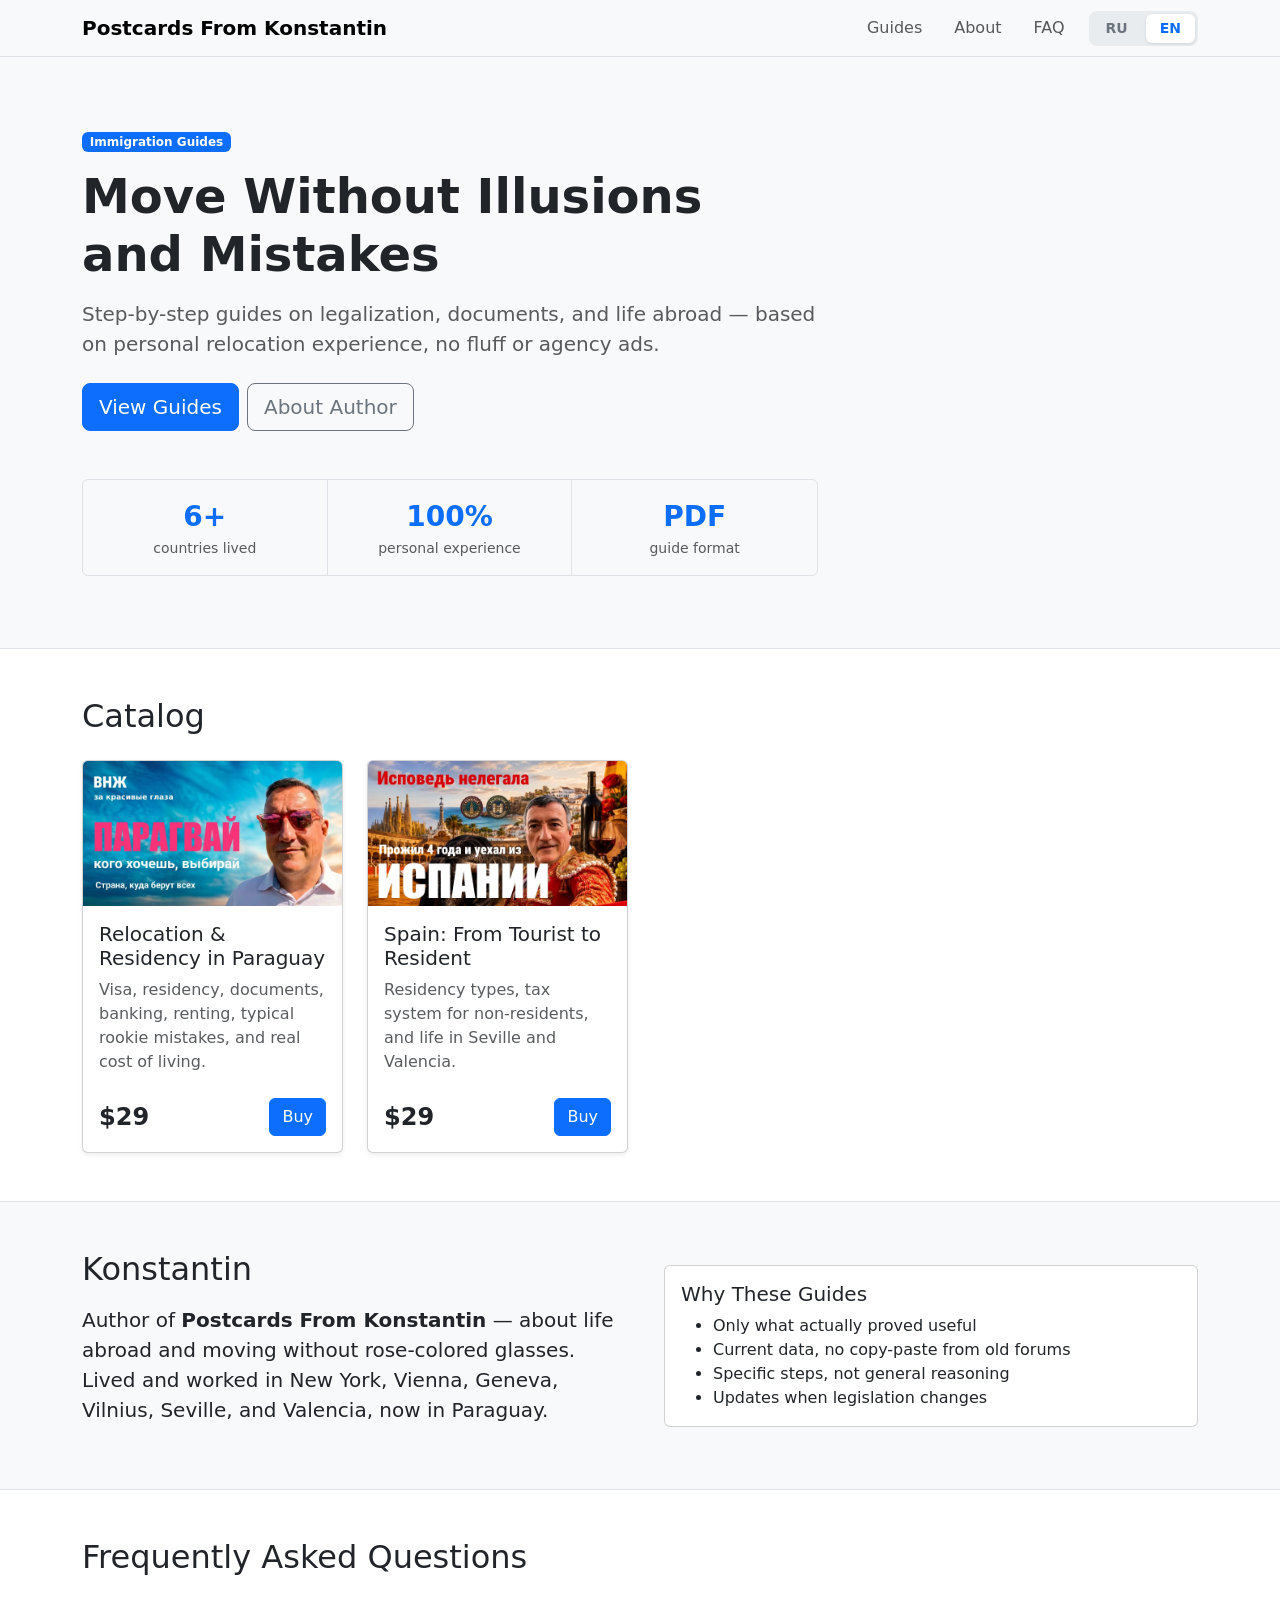
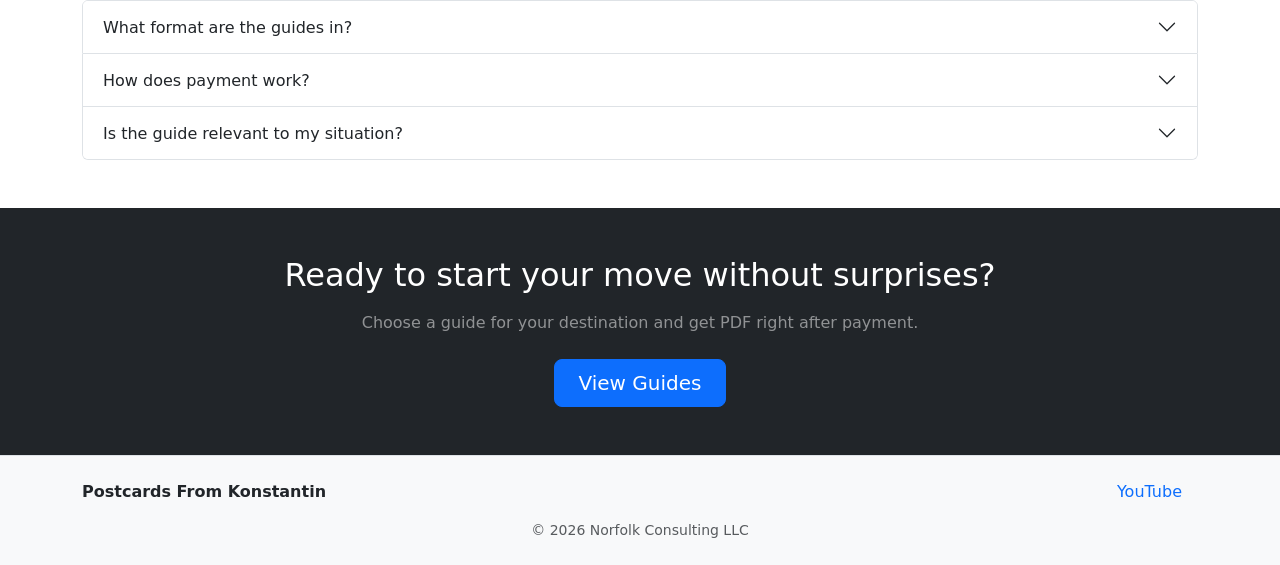
<file: index.html>
<!doctype html>
<html lang="en">
<head>
  <meta charset="utf-8">
  <meta name="viewport" content="width=device-width, initial-scale=1">
  <title>Immigration Guides — Postcards From Konstantin</title>
  <meta name="description" content="Practical guides on relocation and life abroad: Paraguay, Spain and other countries.">
  <link href="https://cdn.jsdelivr.net/npm/bootstrap@5.3.3/dist/css/bootstrap.min.css" rel="stylesheet">
  <style>
    .lang-switch {
      display: flex;
      gap: 4px;
      background: #e9ecef;
      padding: 3px;
      border-radius: 8px;
    }
    .lang-switch .lang-btn {
      padding: 4px 14px;
      border: none;
      border-radius: 6px;
      font-size: 14px;
      font-weight: 600;
      cursor: pointer;
      transition: all 0.2s;
      background: transparent;
      color: #6c757d;
    }
    .lang-switch .lang-btn.active {
      background: #fff;
      color: #0d6efd;
      box-shadow: 0 1px 3px rgba(0,0,0,0.1);
    }
    .lang-switch .lang-btn:hover:not(.active) {
      color: #0d6efd;
    }
    .lang-ru, .lang-en {
      display: none;
    }
    .lang-ru.active, .lang-en.active {
      display: block;
    }
    .lang-ru.inline, .lang-en.inline {
      display: inline;
    }
    .lang-ru.inline.active, .lang-en.inline.active {
      display: inline;
    }
  </style>
</head>
<body>

<nav class="navbar navbar-expand-md navbar-light bg-light border-bottom">
  <div class="container">
    <a class="navbar-brand fw-bold" href="#">Postcards From Konstantin</a>
    <button class="navbar-toggler" type="button" data-bs-toggle="collapse" data-bs-target="#nav">
      <span class="navbar-toggler-icon"></span>
    </button>
    <div class="collapse navbar-collapse justify-content-end" id="nav">
      <ul class="navbar-nav gap-md-3 align-items-md-center">
        <li class="nav-item"><a class="nav-link" href="#guides"><span class="lang-en active">Guides</span><span class="lang-ru">Гайды</span></a></li>
        <li class="nav-item"><a class="nav-link" href="#about"><span class="lang-en active">About</span><span class="lang-ru">Обо мне</span></a></li>
        <li class="nav-item"><a class="nav-link" href="#faq"><span class="lang-en active">FAQ</span><span class="lang-ru">Вопросы</span></a></li>
        <li class="nav-item">
          <div class="lang-switch">
            <button class="lang-btn" data-lang="ru" onclick="switchLang('ru')">RU</button>
            <button class="lang-btn active" data-lang="en" onclick="switchLang('en')">EN</button>
          </div>
        </li>
      </ul>
    </div>
  </div>
</nav>

<header class="bg-light py-5 border-bottom">
  <div class="container py-4">
    <div class="row">
      <div class="col-lg-8">
        <span class="badge text-bg-primary mb-3"><span class="lang-en active">Immigration Guides</span><span class="lang-ru">Гайды по эмиграции</span></span>
        <h1 class="display-5 fw-bold mb-3"><span class="lang-en active">Move Without Illusions and Mistakes</span><span class="lang-ru">Переезд без иллюзий и без лишних ошибок</span></h1>
        <p class="lead text-muted">
          <span class="lang-en active">Step-by-step guides on legalization, documents, and life abroad — based on personal relocation experience, no fluff or agency ads.</span>
          <span class="lang-ru">Пошаговые гайды по легализации, документам и жизни за границей — на основе личного опыта переезда, без воды и рекламы «переезд-агентств».</span>
        </p>
        <div class="d-flex gap-2 flex-wrap mt-4">
          <a href="#guides" class="btn btn-primary btn-lg"><span class="lang-en active">View Guides</span><span class="lang-ru">Смотреть гайды</span></a>
          <a href="#about" class="btn btn-outline-secondary btn-lg"><span class="lang-en active">About Author</span><span class="lang-ru">Кто автор</span></a>
        </div>
      </div>
    </div>
    <div class="row mt-5">
      <div class="col-lg-8">
        <div class="row text-center g-0 border rounded">
          <div class="col-4 border-end p-3">
            <div class="fs-3 fw-bold text-primary">6+</div>
            <div class="small text-muted"><span class="lang-en active">countries lived</span><span class="lang-ru">стран проживания</span></div>
          </div>
          <div class="col-4 border-end p-3">
            <div class="fs-3 fw-bold text-primary">100%</div>
            <div class="small text-muted"><span class="lang-en active">personal experience</span><span class="lang-ru">личный опыт</span></div>
          </div>
          <div class="col-4 p-3">
            <div class="fs-3 fw-bold text-primary">PDF</div>
            <div class="small text-muted"><span class="lang-en active">guide format</span><span class="lang-ru">формат гайдов</span></div>
          </div>
        </div>
      </div>
    </div>
  </div>
</header>

<section id="guides" class="py-5">
  <div class="container">
    <h2 class="mb-4"><span class="lang-en active">Catalog</span><span class="lang-ru">Каталог</span></h2>
    <div class="row g-4">
      
    <div class="col-lg-3">
        <div class="card h-100 shadow-sm">
        <img src="img/paraguay.cover.webp" class="card-img-top" alt="Paraguay Residency">
        <div class="card-body d-flex flex-column">
                <h3 class="h5 card-title"><span class="lang-en active">Relocation & Residency in Paraguay</span><span class="lang-ru">Переезд и ВНЖ в Парагвае</span></h3>
                <p class="card-text text-muted flex-grow-1">
                  <span class="lang-en active">Visa, residency, documents, banking, renting, typical rookie mistakes, and real cost of living.</span>
                  <span class="lang-ru">Как подать документы на ВНЖ самостоятельно, список адресов и расценки.</span>
                </p>
                <div class="d-flex justify-content-between align-items-center mt-2">
                  <span class="fs-4 fw-bold">$29</span>
                  <a href="#" class="btn btn-primary"><span class="lang-en active">Buy</span><span class="lang-ru">Купить</span></a>
                </div>
        </div>
    </div>
  </div>
  
  <div class="col-lg-3">
        <div class="card h-100 shadow-sm">
        <img src="img/spain.cover.webp" class="card-img-top" alt="Spain Residency">
        <div class="card-body d-flex flex-column">
                <h3 class="h5 card-title"><span class="lang-en active">Spain: From Tourist to Resident</span><span class="lang-ru">Испания: от туриста до резидента</span></h3>
                <p class="card-text text-muted flex-grow-1">
                  <span class="lang-en active">Residency types, tax system for non-residents, and life in Seville and Valencia.</span>
                  <span class="lang-ru">Как получить ВНЖ по оседлости после 2-х лет туристического проживания в Испании.</span>
                </p>
                <div class="d-flex justify-content-between align-items-center mt-2">
                  <span class="fs-4 fw-bold">$29</span>
                  <a href="#" class="btn btn-primary"><span class="lang-en active">Buy</span><span class="lang-ru">Купить</span></a>
                </div>
        </div>
    </div>
  </div>
  
    </div>
  </div>
</section>

<section id="about" class="bg-light py-5 border-top border-bottom">
  <div class="container">
    <div class="row align-items-center g-5">
      <div class="col-lg-6">
        <h2 class="mb-3"><span class="lang-en active">Konstantin</span><span class="lang-ru">Константин</span></h2>
        <p class="fs-5">
          <span class="lang-en active">Author of <strong>Postcards From Konstantin</strong> — about life abroad and moving without rose-colored glasses. Lived and worked in New York, Vienna, Geneva, Vilnius, Seville, and Valencia, now in Paraguay.</span>
          <span class="lang-ru">Автор канала <strong>Postcards From Konstantin</strong> — о жизни за границей и переездах без розовых очков. Жил и работал в Нью-Йорке, Вене, Женеве, Вильнюсе, Севилье и Валенсии, сейчас — в Парагвае.</span>
        </p>
      </div>
      <div class="col-lg-6">
        <div class="card">
          <div class="card-body">
            <h3 class="h5 card-title"><span class="lang-en active">Why These Guides</span><span class="lang-ru">Почему эти гайды</span></h3>
            <ul class="mb-0">
              <li><span class="lang-en active">Only what actually proved useful</span><span class="lang-ru">Только то, что действительно пригодилось на практике</span></li>
              <li><span class="lang-en active">Current data, no copy-paste from old forums</span><span class="lang-ru">Актуальные данные, без копипаста со старых форумов</span></li>
              <li><span class="lang-en active">Specific steps, not general reasoning</span><span class="lang-ru">Конкретные шаги, а не общие рассуждения</span></li>
              <li><span class="lang-en active">Updates when legislation changes</span><span class="lang-ru">Обновления при изменении законодательства</span></li>
            </ul>
          </div>
        </div>
      </div>
    </div>
  </div>
</section>

<section id="faq" class="py-5">
  <div class="container">
    <h2 class="mb-4"><span class="lang-en active">Frequently Asked Questions</span><span class="lang-ru">Частые вопросы</span></h2>
    <div class="accordion" id="faqAccordion">

      <div class="accordion-item">
        <h2 class="accordion-header">
          <button class="accordion-button collapsed" type="button" data-bs-toggle="collapse" data-bs-target="#f1">
            <span class="lang-en active">What format are the guides in?</span>
            <span class="lang-ru">В каком формате гайды?</span>
          </button>
        </h2>
        <div id="f1" class="accordion-collapse collapse" data-bs-parent="#faqAccordion">
          <div class="accordion-body"><span class="lang-en active">PDF, optimized for phone reading and printing.</span><span class="lang-ru">PDF, оптимизированный для чтения на телефоне и печати.</span></div>
        </div>
      </div>

      <div class="accordion-item">
        <h2 class="accordion-header">
          <button class="accordion-button collapsed" type="button" data-bs-toggle="collapse" data-bs-target="#f2">
            <span class="lang-en active">How does payment work?</span>
            <span class="lang-ru">Как происходит оплата?</span>
          </button>
        </h2>
        <div id="f2" class="accordion-collapse collapse" data-bs-parent="#faqAccordion">
          <div class="accordion-body"><span class="lang-en active">After clicking "Buy" you go to the payment page. The download link arrives via email right after payment.</span><span class="lang-ru">После нажатия «Купить» вы переходите на страницу оплаты. Ссылка на скачивание приходит на email сразу после оплаты.</span></div>
        </div>
      </div>

      <div class="accordion-item">
        <h2 class="accordion-header">
          <button class="accordion-button collapsed" type="button" data-bs-toggle="collapse" data-bs-target="#f3">
            <span class="lang-en active">Is the guide relevant to my situation?</span>
            <span class="lang-ru">Гайд актуален для моей ситуации?</span>
          </button>
        </h2>
        <div id="f3" class="accordion-collapse collapse" data-bs-parent="#faqAccordion">
          <div class="accordion-body"><span class="lang-en active">The guides cover the main relocation scenario. For non-standard cases — write before purchasing.</span><span class="lang-ru">Гайды покрывают основной сценарий переезда. Для нестандартных случаев — пишите перед покупкой.</span></div>
        </div>
      </div>

    </div>
  </div>
</section>

<section class="bg-dark text-white text-center py-5">
  <div class="container">
    <h2 class="mb-3"><span class="lang-en active">Ready to start your move without surprises?</span><span class="lang-ru">Готовы начать переезд без сюрпризов?</span></h2>
    <p class="mb-4 text-white-50"><span class="lang-en active">Choose a guide for your destination and get PDF right after payment.</span><span class="lang-ru">Выберите гайд под своё направление и получите PDF сразу после оплаты.</span></p>
    <a href="#guides" class="btn btn-primary btn-lg px-4"><span class="lang-en active">View Guides</span><span class="lang-ru">Смотреть гайды</span></a>
  </div>
</section>

<footer class="bg-light border-top py-4">
  <div class="container d-flex flex-column flex-md-row justify-content-between align-items-center">
    <div class="fw-bold">Postcards From Konstantin</div>
    <div>
      <a href="https://www.youtube.com/@GreenMillDiary" class="text-decoration-none me-3">YouTube</a>
    </div>
  </div>
  <div class="container text-center text-muted small mt-3">© 2026 Norfolk Consulting LLC</div>
</footer>

<script src="https://cdn.jsdelivr.net/npm/bootstrap@5.3.3/dist/js/bootstrap.bundle.min.js"></script>
<script>
function switchLang(lang) {
  document.querySelectorAll('.lang-btn').forEach(btn => {
    btn.classList.toggle('active', btn.dataset.lang === lang);
  });
  document.querySelectorAll('.lang-ru, .lang-en').forEach(el => {
    el.classList.toggle('active', el.classList.contains('lang-' + lang));
  });
}
</script>
</body>
</html>
</file>
